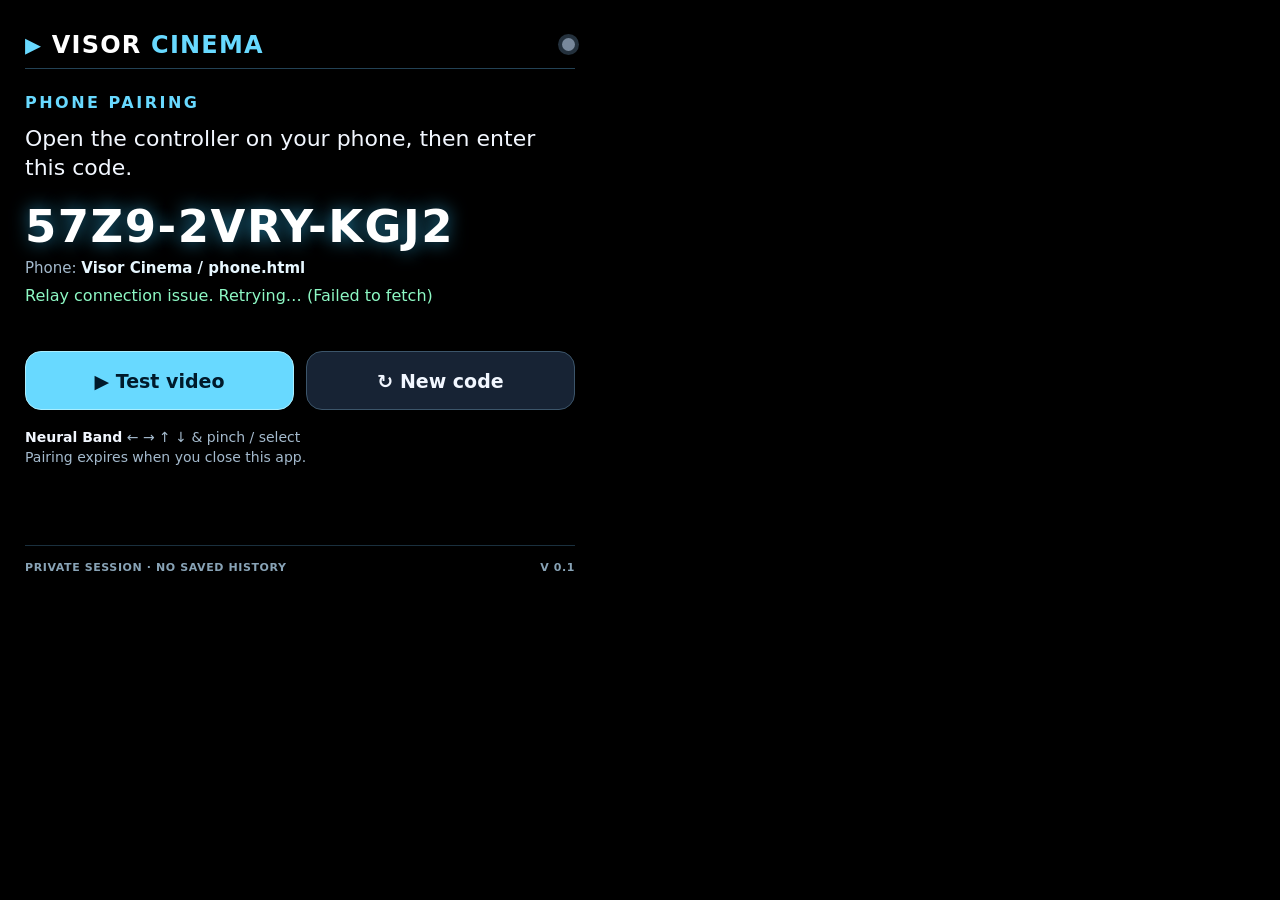
<file: index.html>
<!doctype html>
<html lang="en">
<head>
  <meta charset="utf-8">
  <meta name="viewport" content="width=600, initial-scale=1, viewport-fit=cover, user-scalable=no">
  <meta name="theme-color" content="#000000">
  <meta name="mrbd-web-app-capable" content="yes">
  <meta name="description" content="Visor Cinema: send a video link privately from your phone to your Meta Ray-Ban Display glasses.">
  <meta name="referrer" content="strict-origin-when-cross-origin">
  <meta http-equiv="Permissions-Policy" content="camera=(), microphone=()">
  <title>Visor Cinema · Glasses</title>
  <link rel="stylesheet" href="./style.css">
  <link rel="manifest" href="./manifest.webmanifest">
  <link rel="icon" href="./icon-128.png" type="image/png">
</head>
<body class="glasses">
  <main class="glass-shell" aria-label="Visor Cinema on glasses">
    <header class="glass-top">
      <span class="wordmark"><span class="wordmark-icon">▸</span> VISOR <b>CINEMA</b></span>
      <span id="connectionLed" class="led" aria-label="Waiting for pairing"></span>
    </header>

    <section id="homeScreen" class="glass-panel">
      <div class="eyebrow">PHONE PAIRING</div>
      <div class="instruction">Open the controller on your phone, then enter this code.</div>
      <div id="pairCode" class="pair-code" aria-live="polite">••••-••••-••••</div>
      <div class="panel-sub">Phone: <strong>Visor Cinema / phone.html</strong></div>
      <p id="pairStatus" class="status">Creating secure pairing code…</p>
      <div class="glass-actions two">
        <button id="demoBtn" class="focusable primary">▶ Test video</button>
        <button id="newPairBtn" class="focusable">↻ New code</button>
      </div>
      <div class="glass-tips">
        <span><b>Neural Band</b>  ← → ↑ ↓  &amp; pinch / select</span>
        <span>Pairing expires when you close this app.</span>
      </div>
    </section>

    <section id="playerScreen" class="glass-panel player-screen" hidden aria-label="Video player">
      <div class="player-meta">
        <span id="mediaType" class="pill">ONLINE VIDEO</span>
        <span id="mediaDomain" class="domain">ready</span>
      </div>
      <div id="mediaBox" class="media-box">
        <video id="video" playsinline preload="metadata" hidden></video>
        <iframe id="frame" title="Embedded video or webpage" loading="eager"
           allow="autoplay; encrypted-media; picture-in-picture; fullscreen"
           referrerpolicy="strict-origin-when-cross-origin" hidden></iframe>
        <div id="emptyMedia" class="empty-media">▶</div>
      </div>
      <div id="mediaStatus" class="media-status" aria-live="polite">Ready.</div>
      <div class="glass-actions player-controls">
        <button id="backBtn" class="focusable" aria-label="Back 10 seconds">−10s</button>
        <button id="toggleBtn" class="focusable primary" aria-label="Play or pause">▶ Play</button>
        <button id="forwardBtn" class="focusable" aria-label="Forward 10 seconds">+10s</button>
      </div>
      <div class="glass-actions two">
        <button id="openSiteBtn" class="focusable" hidden>↗ Open page</button>
        <button id="returnBtn" class="focusable">← Pair screen</button>
      </div>
    </section>

    <footer class="glass-footer"><span>PRIVATE SESSION · NO SAVED HISTORY</span><span id="clockHint">V 0.1</span></footer>
  </main>
  <script src="./relay.js" defer></script>
  <script src="./glasses.js" defer></script>
</body>
</html>
</file>
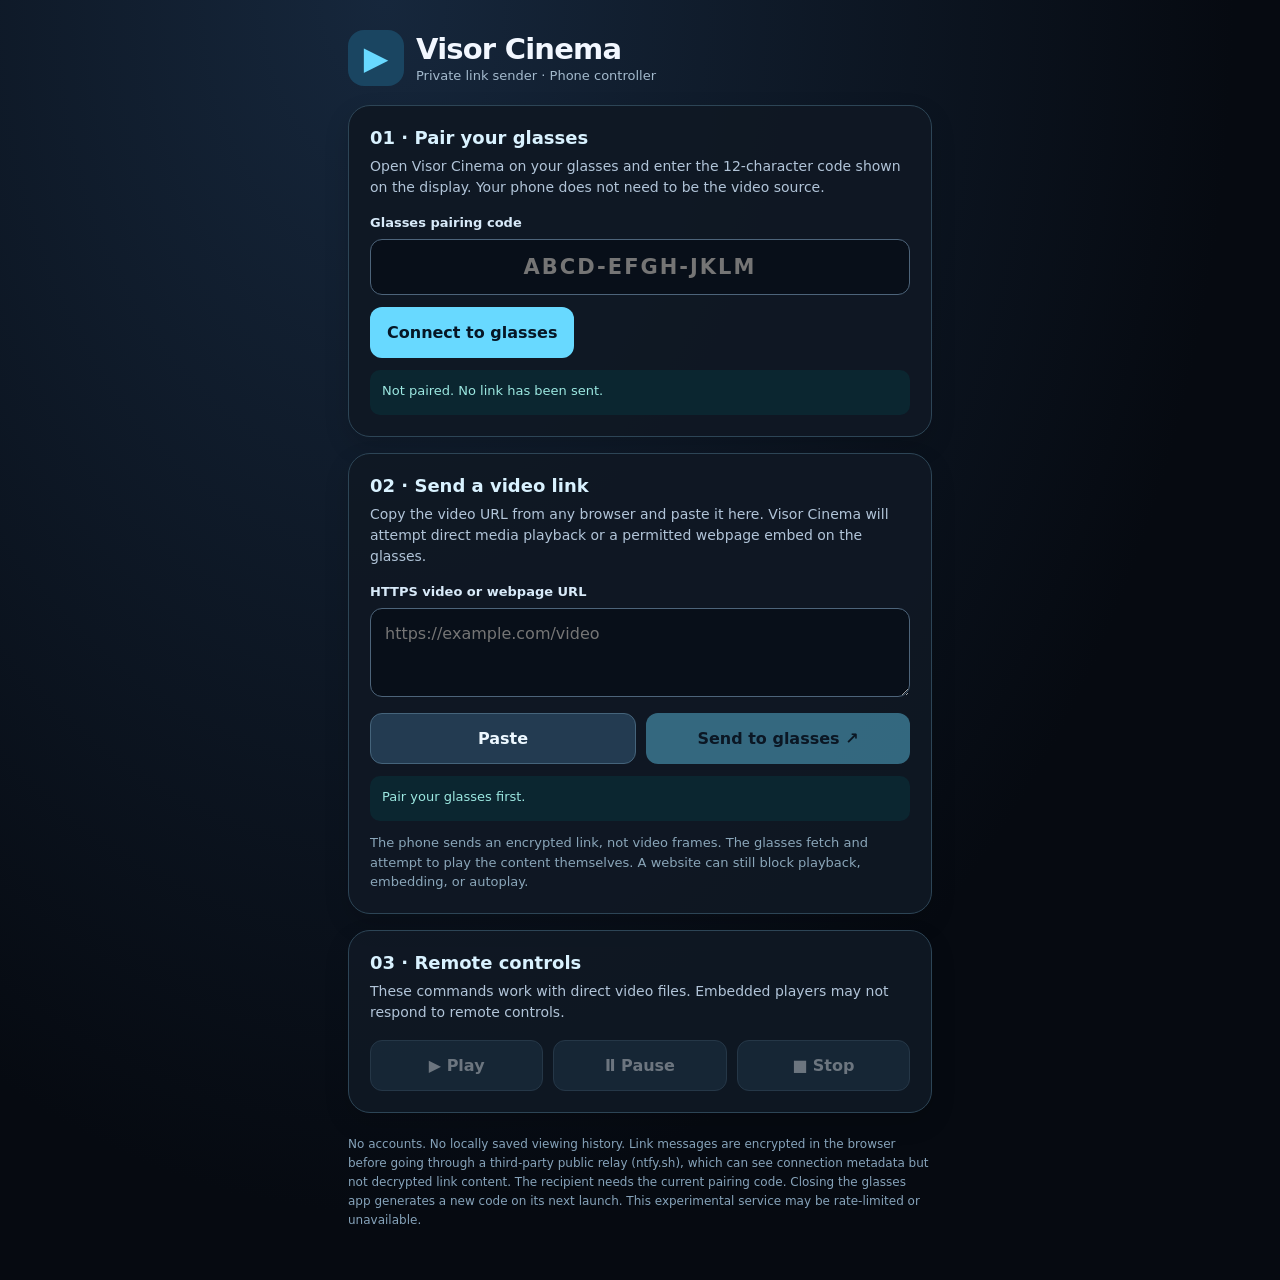
<file: phone.html>
<!doctype html>
<html lang="en">
<head>
  <meta charset="utf-8">
  <meta name="viewport" content="width=device-width, initial-scale=1, viewport-fit=cover">
  <meta name="theme-color" content="#080e16">
  <meta name="referrer" content="no-referrer">
  <meta name="description" content="Visor Cinema phone controller: encrypted link sender for your Meta Ray-Ban Display glasses.">
  <title>Visor Cinema · Phone controller</title>
  <link rel="icon" href="./icon-128.png" type="image/png">
  <link rel="stylesheet" href="./style.css">
</head>
<body class="phone">
  <main class="phone-main">
    <header class="phone-header">
      <div class="phone-mark">▶</div>
      <div>
        <h1>Visor Cinema</h1>
        <p>Private link sender · Phone controller</p>
      </div>
    </header>

    <section class="phone-card">
      <h2>01 · Pair your glasses</h2>
      <p>Open Visor Cinema on your glasses and enter the 12-character code shown on the display. Your phone does not need to be the video source.</p>
      <label class="phone-label" for="roomCode">Glasses pairing code</label>
      <input id="roomCode" class="phone-input code-input" type="text" maxlength="14" placeholder="ABCD-EFGH-JKLM" autocomplete="off" spellcheck="false" autocapitalize="characters">
      <button id="connectBtn" class="phone-button" type="button">Connect to glasses</button>
      <div id="connectionStatus" class="phone-status" role="status">Not paired. No link has been sent.</div>
    </section>

    <section class="phone-card">
      <h2>02 · Send a video link</h2>
      <p>Copy the video URL from any browser and paste it here. Visor Cinema will attempt direct media playback or a permitted webpage embed on the glasses.</p>
      <label class="phone-label" for="videoUrl">HTTPS video or webpage URL</label>
      <textarea id="videoUrl" class="phone-input" rows="3" placeholder="https://example.com/video" spellcheck="false" autocomplete="off"></textarea>
      <div class="phone-buttons">
        <button id="pasteBtn" class="phone-button alt" type="button">Paste</button>
        <button id="sendBtn" class="phone-button" type="button" disabled>Send to glasses ↗</button>
      </div>
      <div id="linkStatus" class="phone-status" role="status">Pair your glasses first.</div>
      <div class="phone-small">The phone sends an encrypted link, not video frames. The glasses fetch and attempt to play the content themselves. A website can still block playback, embedding, or autoplay.</div>
    </section>

    <section class="phone-card">
      <h2>03 · Remote controls</h2>
      <p>These commands work with direct video files. Embedded players may not respond to remote controls.</p>
      <div class="phone-buttons">
        <button id="playBtn" class="phone-button alt" type="button" disabled>▶ Play</button>
        <button id="pauseBtn" class="phone-button alt" type="button" disabled>Ⅱ Pause</button>
        <button id="stopBtn" class="phone-button alt" type="button" disabled>■ Stop</button>
      </div>
    </section>

    <div class="phone-footer">
      No accounts. No locally saved viewing history. Link messages are encrypted in the browser before going through a third-party public relay (ntfy.sh), which can see connection metadata but not decrypted link content. The recipient needs the current pairing code. Closing the glasses app generates a new code on its next launch. This experimental service may be rate-limited or unavailable.
    </div>
  </main>
  <script src="./relay.js" defer></script>
  <script src="./phone.js" defer></script>
</body>
</html>
</file>
<file: style.css>
/* Visor Cinema: small, high contrast, additive-display aware; no scrolling on glasses. */
:root { color-scheme: dark; --black: #000; --panel: #101924; --panel2: #172334; --line:#34475b; --text:#f2f7ff; --dim:#a4bacd; --cyan:#68d9ff; --mint:#8df8c4; }
* { box-sizing: border-box; }
html, body { margin:0; padding:0; background:#000; color:var(--text); font-family:system-ui, -apple-system, BlinkMacSystemFont, Segoe UI, sans-serif; }
button, input, textarea { font:inherit; }
button { cursor:pointer; touch-action:manipulation; }
button:focus-visible, .focusable:focus { outline:4px solid var(--cyan); outline-offset:3px; }
[hidden] { display:none!important; }
body.glasses { width:600px; height:600px; overflow:hidden; }
.glass-shell { position:relative; width:600px; height:600px; overflow:hidden; padding:20px 25px 17px; background:#000; }
.glass-top { display:flex; align-items:center; justify-content:space-between; height:49px; border-bottom:1px solid #234255; }
.wordmark { font-size:24px; font-weight:800; letter-spacing:1.2px; color:#fff; }
.wordmark b { color:var(--cyan); }
.wordmark-icon { color:var(--cyan); font-size:32px; vertical-align:-2px; }
.led { width:13px; height:13px; border-radius:50%; background:#78889b; box-shadow:0 0 0 4px #24313d; }
.led.connected { background:var(--mint); box-shadow:0 0 0 4px #153729; }
.glass-panel { height:476px; padding-top:24px; }
.eyebrow { letter-spacing:2.5px; font-size:16px; font-weight:800; color:var(--cyan); margin-bottom:12px; }
.instruction { font-size:22px; line-height:1.32; max-width:520px; font-weight:500; }
.pair-code { font-weight:850; font-size:45px; letter-spacing:1.5px; color:#fff; text-shadow:0 0 18px #217b9e; margin:18px 0 6px; white-space:nowrap; font-variant-numeric:tabular-nums; }
.panel-sub { font-size:15px; color:var(--dim); margin:4px 0 6px; }
.panel-sub strong { color:#e7f7ff; }
.status { min-height:54px; line-height:1.35; color:var(--mint); font-size:16px; margin:8px 0 12px; }
.glass-actions { display:flex; gap:12px; margin:10px 0; }
.glass-actions.two > button { flex:1; }
.glass-actions > button {
  min-height:59px; padding:8px 16px; border:1px solid #3c556a; border-radius:16px;
  color:var(--text); background:var(--panel2); font-size:19px; font-weight:750;
}
.glass-actions > button.primary { color:#001a2b; background:var(--cyan); border-color:#a8eeff; }
.glass-actions > button:active { transform:scale(.97); }
.glass-tips { display:flex; flex-direction:column; gap:4px; font-size:14px; color:var(--dim); padding-top:9px; }
.glass-tips b { color:#f2f7ff; }
.glass-footer { height:29px; border-top:1px solid #1a303e; display:flex; justify-content:space-between; gap:14px; align-items:end; color:#88a3b6; font-size:11px; font-weight:700; letter-spacing:.6px; }
.player-screen { padding-top:10px; }
.player-meta { height:32px; display:flex; justify-content:space-between; align-items:center; gap:12px; }
.pill { color:#abf5ff; background:#17303c; border:1px solid #315363; border-radius:14px; padding:4px 12px; font-size:12px; letter-spacing:.8px; font-weight:800; }
.domain { font-size:13px; color:#c5d9ec; max-width:325px; overflow:hidden; text-overflow:ellipsis; white-space:nowrap; }
.media-box { margin:8px 0; height:284px; display:flex; align-items:center; justify-content:center; position:relative; overflow:hidden; background:#060c13; border-radius:10px; border:1px solid #304558; }
.media-box video, .media-box iframe { width:100%; height:100%; border:0; background:#000; object-fit:contain; }
.empty-media { font-size:100px; color:var(--cyan); }
.media-status { min-height:38px; padding:4px 0; font-size:14px; line-height:1.2; color:#b6d1e8; overflow:hidden; }
.player-controls > button { flex:1; min-height:62px; }
.player-controls > button:nth-child(2) { flex:1.4; }
.glass-panel.player-screen .glass-actions.two > button { min-height:49px; padding:4px; font-size:16px; margin-top:0; }
/* Phone controller */
body.phone { min-height:100vh; min-height:100dvh; background:radial-gradient(ellipse at 30% 0%,#16273c 0%,#060a11 67%); }
.phone-main { max-width:620px; margin:0 auto; padding:30px 18px 50px; }
.phone-header { display:flex; align-items:center; gap:12px; margin-bottom:19px; }
.phone-mark { width:56px; height:56px; display:grid; place-items:center; border-radius:16px; background:#1a4561; color:var(--cyan); font-size:32px; }
.phone-header h1 { margin:0; font-size:29px; letter-spacing:-.8px; }
.phone-header p { margin:2px 0; color:var(--dim); font-size:13px; }
.phone-card { padding:21px; border:1px solid #2d4556; border-radius:22px; background:rgba(15,24,36,.94); margin-bottom:16px; box-shadow:0 10px 25px rgba(0,0,0,.15); }
.phone-card h2 { margin:0 0 8px; font-size:18px; color:#d9f2ff; }
.phone-card p { margin:0 0 17px; color:#b1c4d8; font-size:14px; line-height:1.5; }
.phone-label { display:block; font-size:13px; margin:0 0 9px; font-weight:650; color:#d8eaf9; }
.phone-input { width:100%; color:#f7fcff; background:#080f19; border:1px solid #4d647a; border-radius:12px; padding:15px 14px; font-size:16px; outline:none; margin:0 0 12px; }
.phone-input:focus { border-color:var(--cyan); box-shadow:0 0 0 2px rgba(104,217,255,.16); }
.code-input { text-transform:uppercase; font-size:21px; text-align:center; letter-spacing:2px; font-weight:750; }
.phone-button { border:none; border-radius:12px; font-size:16px; font-weight:750; min-height:51px; padding:12px 17px; color:#061726; background:var(--cyan); }
.phone-button.alt { background:#233b51; color:#edf8ff; border:1px solid #45647b; }
.phone-button:disabled { opacity:.42; cursor:not-allowed; }
.phone-buttons { display:flex; gap:10px; }
.phone-buttons > button { flex:1; }
.phone-status { padding:12px; border-radius:10px; background:#0b2630; color:#9ce8e1; line-height:1.35; font-size:13px; min-height:45px; margin-top:12px; overflow-wrap:anywhere; }
.phone-status.error { color:#ffc7c7; background:#3b1823; }
.phone-small { color:#8aa6b9; font-size:13px; line-height:1.5; margin-top:12px; }
.phone-tip { color:#ddf3ff; font-size:13px; }
.phone-footer { font-size:12px; color:#86a3ba; line-height:1.6; margin-top:22px; }
@media (max-width:390px) { .phone-card { padding:16px; } .phone-header h1{font-size:26px;} }
</file>
